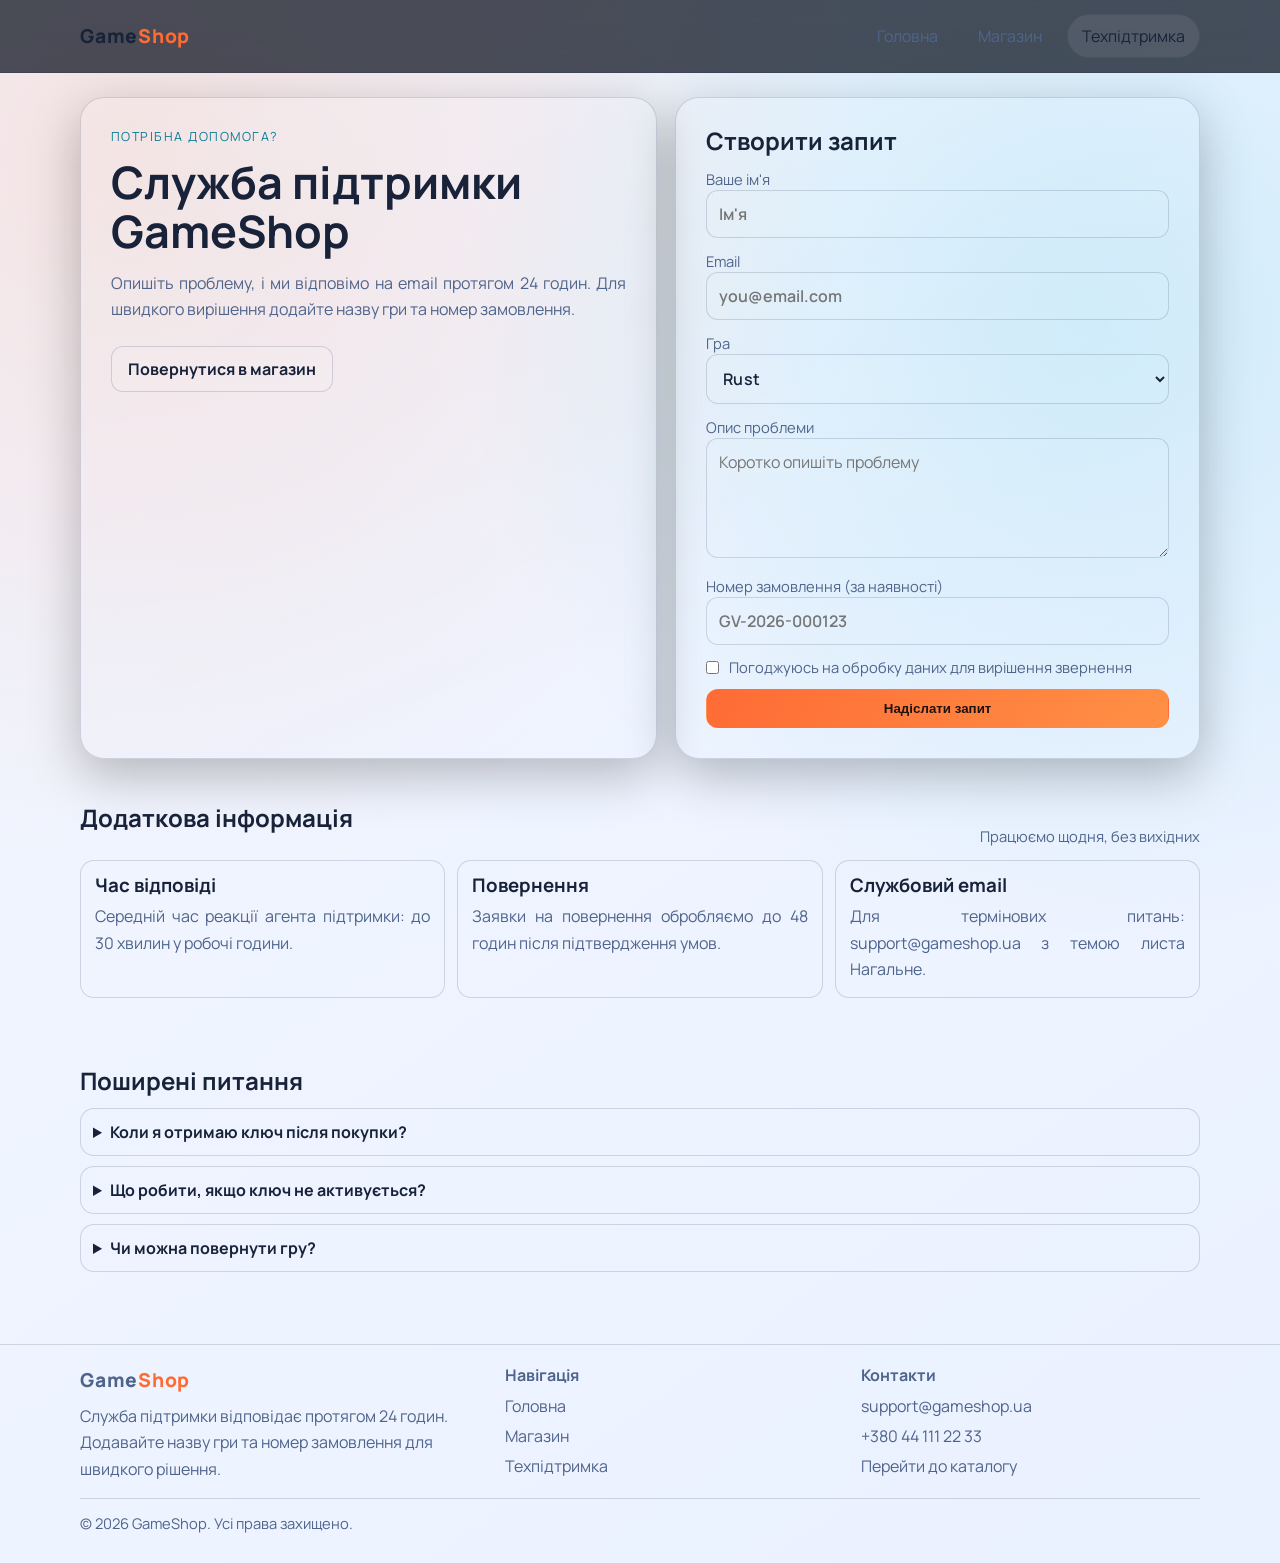
<file: support.html>
<!DOCTYPE html>
<html lang="uk">
  <head>
    <meta charset="UTF-8" />
    <meta name="viewport" content="width=device-width, initial-scale=1.0" />
    <title>GameShop - Техпідтримка</title>
    <link rel="preconnect" href="https://fonts.googleapis.com" />
    <link rel="preconnect" href="https://fonts.gstatic.com" crossorigin />
    <link
      href="https://fonts.googleapis.com/css2?family=Manrope:wght@400;600;700;800&display=swap"
      rel="stylesheet"
    />
    <link rel="stylesheet" href="styles.css" />
  </head>
  <body>
    <a class="skip-link" href="#main-content">Перейти до контенту</a>
    <header class="site-header">
      <div class="container nav">
        <a class="brand" href="index.html">Game<span>Shop</span></a>
        <nav class="nav-links">
          <a href="index.html">Головна</a>
          <a href="shop.html">Магазин</a>
          <a class="active" href="support.html">Техпідтримка</a>
        </nav>
      </div>
    </header>

    <main id="main-content" class="container section support-layout fade-in">
      <section class="panel">
        <div class="kicker">Потрібна допомога?</div>
        <h1>Служба підтримки GameShop</h1>
        <p>
          Опишіть проблему, і ми відповімо на email протягом 24 годин. Для
          швидкого вирішення додайте назву гри та номер замовлення.
        </p>
        <div class="button-row">
          <a class="btn secondary" href="shop.html">Повернутися в магазин</a>
        </div>
      </section>

      <section class="panel">
        <h2>Створити запит</h2>
        <form class="form" action="#" method="post">
          <div>
            <label for="name">Ваше ім'я</label>
            <input
              id="name"
              name="name"
              type="text"
              placeholder="Ім'я"
              required
            />
          </div>
          <div>
            <label for="email">Email</label>
            <input
              id="email"
              name="email"
              type="email"
              placeholder="you@email.com"
              required
            />
          </div>
          <div>
            <label for="game">Гра</label>
            <select id="game" name="game">
              <option>Rust</option>
              <option>Cyberpunk 2077</option>
              <option>ARK survival</option>
              <option>Subnatica 2</option>
              <option>Minecraft</option>
              <option>Gta 5</option>
              <option>Forza Horizon 5</option>
              <option>Red Dead Redemption 2</option>
              <option>Hollow Knight</option>
              <option>Інше</option>
            </select>
          </div>
          <div>
            <label for="message">Опис проблеми</label>
            <textarea
              id="message"
              name="message"
              placeholder="Коротко опишіть проблему"
              required
            ></textarea>
          </div>
          <div>
            <label for="order">Номер замовлення (за наявності)</label>
            <input
              id="order"
              name="order"
              type="text"
              placeholder="GV-2026-000123"
              pattern="[A-Za-z0-9\-]{6,}"
            />
          </div>
          <label class="check-row" for="consent">
            <input id="consent" name="consent" type="checkbox" required />
            Погоджуюсь на обробку даних для вирішення звернення
          </label>
          <button class="btn primary" type="submit">Надіслати запит</button>
        </form>
      </section>
    </main>

    <section class="container section fade-in" style="padding-top: 0">
      <div class="section-head">
        <h2>Додаткова інформація</h2>
        <span class="section-note">Працюємо щодня, без вихідних</span>
      </div>
      <div class="info-grid">
        <article class="info-card">
          <h3>Час відповіді</h3>
          <p>
            Середній час реакції агента підтримки: до 30 хвилин у робочі години.
          </p>
        </article>
        <article class="info-card">
          <h3>Повернення</h3>
          <p>
            Заявки на повернення обробляємо до 48 годин після підтвердження
            умов.
          </p>
        </article>
        <article class="info-card">
          <h3>Службовий email</h3>
          <p>
            Для термінових питань: support@gameshop.ua з темою листа Нагальне.
          </p>
        </article>
      </div>
    </section>

    <section class="container section fade-in">
      <h2>Поширені питання</h2>
      <div class="faq-list">
        <details class="faq-item">
          <summary>Коли я отримаю ключ після покупки?</summary>
          <p>
            У більшості випадків ключ надходить протягом кількох хвилин. Якщо є
            затримка, перевірте папку Спам або напишіть у підтримку.
          </p>
        </details>
        <details class="faq-item">
          <summary>Що робити, якщо ключ не активується?</summary>
          <p>
            Створіть запит у формі вище та додайте скріншот помилки. Ми
            перевіримо регіон, платформу й замінимо ключ за потреби.
          </p>
        </details>
        <details class="faq-item">
          <summary>Чи можна повернути гру?</summary>
          <p>
            Повернення можливе, якщо ключ не був активований. Для розгляду
            звернення вкажіть номер замовлення і причину повернення.
          </p>
        </details>
      </div>
    </section>

    <footer class="site-footer">
      <div class="container footer-grid">
        <div>
          <a class="brand" href="index.html">Game<span>Shop</span></a>
          <p style="margin-top: 10px">
            Служба підтримки відповідає протягом 24 годин. Додавайте назву гри
            та номер замовлення для швидкого рішення.
          </p>
        </div>
        <div>
          <h3>Навігація</h3>
          <div class="footer-links">
            <a href="index.html">Головна</a>
            <a href="shop.html">Магазин</a>
            <a href="support.html">Техпідтримка</a>
          </div>
        </div>
        <div>
          <h3>Контакти</h3>
          <div class="footer-links">
            <a href="mailto:support@gameshop.ua">support@gameshop.ua</a>
            <a href="tel:+380441112233">+380 44 111 22 33</a>
            <a href="shop.html">Перейти до каталогу</a>
          </div>
        </div>
      </div>
      <div class="container footer-bottom">
        © 2026 GameShop. Усі права захищено.
      </div>
    </footer>
  </body>
</html>
</file>
<file: styles.css>
:root {
  color-scheme: dark light;
  --bg-900: #0f172a;
  --bg-800: #111827;
  --bg-700: #1f2937;
  --card: #101b2f;
  --card-2: #16233d;
  --text: #ecf2ff;
  --muted: #9fb0d1;
  --accent: #ff6b35;
  --accent-2: #00b4d8;
  --ok: #7dd3fc;
  --border: rgba(255, 255, 255, 0.12);
}

html {
  scroll-behavior: smooth;
}

* {
  box-sizing: border-box;
}

body {
  margin: 0;
  font-family: "Manrope", "Segoe UI", sans-serif;
  color: var(--text);
  background: radial-gradient(
      circle at 10% 10%,
      rgba(255, 107, 53, 0.22),
      transparent 40%
    ),
    radial-gradient(circle at 85% 20%, rgba(0, 180, 216, 0.2), transparent 38%),
    linear-gradient(145deg, var(--bg-900), var(--bg-800));
  min-height: 100vh;
}

@media (prefers-color-scheme: light) {
  :root {
    --bg-900: #f3f7ff;
    --bg-800: #eaf1ff;
    --bg-700: #dce7ff;
    --card: #ffffff;
    --card-2: #f6f9ff;
    --text: #18233a;
    --muted: #4f648c;
    --accent: #ff6b35;
    --accent-2: #007da0;
    --ok: #0a7c95;
    --border: rgba(19, 41, 79, 0.16);
  }

  body {
    background: radial-gradient(
        circle at 10% 10%,
        rgba(255, 107, 53, 0.14),
        transparent 40%
      ),
      radial-gradient(
        circle at 85% 20%,
        rgba(0, 180, 216, 0.14),
        transparent 38%
      ),
      linear-gradient(145deg, var(--bg-900), var(--bg-800));
  }

  .site-header {
    background: rgba(243, 247, 255, 0.85);
  }

  .btn.secondary,
  .surface,
  .faq-item,
  .trust-strip,
  .stat-card,
  .info-card,
  .chip,
  .category-pill,
  .trust-item {
    background: rgba(19, 41, 79, 0.04);
  }

  option {
    color: #12213e;
    background: #f7fbff;
  }
}

a {
  color: inherit;
  text-decoration: none;
}

.skip-link {
  position: absolute;
  left: -9999px;
  top: 10px;
  z-index: 100;
  background: linear-gradient(120deg, var(--accent), #ff9045);
  color: #1f130e;
  font-weight: 800;
  border-radius: 10px;
  padding: 10px 14px;
}

.skip-link:focus {
  left: 10px;
}

.container {
  width: min(1120px, 92vw);
  margin: 0 auto;
}

.site-header {
  position: sticky;
  top: 0;
  z-index: 20;
  backdrop-filter: blur(12px);
  background: rgba(8, 14, 29, 0.72);
  border-bottom: 1px solid var(--border);
}

.nav {
  display: flex;
  align-items: center;
  justify-content: space-between;
  gap: 16px;
  padding: 14px 0;
}

.brand {
  font-weight: 800;
  letter-spacing: 0.04em;
  font-size: 1.2rem;
}

.brand span {
  color: var(--accent);
}

.nav-links {
  display: flex;
  flex-wrap: wrap;
  gap: 10px;
}

.nav-links a {
  padding: 10px 14px;
  border-radius: 999px;
  border: 1px solid transparent;
  color: var(--muted);
  transition: 0.25s ease;
}

.nav-links a:hover,
.nav-links a.active {
  color: var(--text);
  border-color: var(--border);
  background: rgba(255, 255, 255, 0.08);
}

.hero {
  padding: 72px 0 42px;
  display: grid;
  grid-template-columns: 1.3fr 1fr;
  gap: 28px;
  align-items: center;
}

.hero-card,
.panel {
  background: linear-gradient(
    160deg,
    rgba(255, 255, 255, 0.05),
    rgba(255, 255, 255, 0.015)
  );
  border: 1px solid var(--border);
  border-radius: 24px;
  padding: 30px;
  box-shadow: 0 16px 50px rgba(0, 0, 0, 0.25);
}

.hero-card {
  position: relative;
  overflow: hidden;
}

.hero-card::before {
  content: "";
  position: absolute;
  inset: auto -120px -120px auto;
  width: 260px;
  height: 260px;
  background: radial-gradient(
    circle,
    rgba(255, 107, 53, 0.22),
    transparent 70%
  );
  pointer-events: none;
}

.hero-card::after {
  content: "";
  display: table;
  clear: both;
}

.kicker {
  color: var(--ok);
  text-transform: uppercase;
  letter-spacing: 0.12em;
  font-size: 0.78rem;
  margin-bottom: 12px;
}

h1,
h2,
h3 {
  margin: 0 0 14px;
  line-height: 1.1;
}

h1 {
  font-size: clamp(1.9rem, 3.5vw, 3.1rem);
}

p {
  margin: 0;
  color: var(--muted);
  line-height: 1.65;
  text-align: justify;
  text-justify: inter-word;
}

.button-row {
  margin-top: 24px;
  display: flex;
  flex-wrap: wrap;
  gap: 10px;
  align-items: center;
}

.hero-stats {
  display: grid;
  grid-template-columns: repeat(3, minmax(0, 1fr));
  gap: 10px;
  margin-top: 22px;
}

.hero-stat {
  border: 1px solid var(--border);
  border-radius: 16px;
  padding: 12px;
  background: rgba(255, 255, 255, 0.03);
}

.hero-stat strong {
  display: block;
  font-size: 1.15rem;
  color: #fff;
  margin-bottom: 4px;
}

.hero-stat span {
  color: var(--muted);
  font-size: 0.9rem;
}

.btn {
  display: inline-flex;
  align-items: center;
  justify-content: center;
  border-radius: 12px;
  padding: 11px 16px;
  font-weight: 700;
  border: 1px solid transparent;
  transition: 0.25s ease;
}

.btn.primary {
  background: linear-gradient(120deg, var(--accent), #ff9045);
  color: #1f130e;
}

.btn.secondary {
  border-color: var(--border);
  background: rgba(255, 255, 255, 0.06);
}

.btn:hover {
  transform: translateY(-1px);
}

.btn:focus-visible,
.nav-links a:focus-visible,
input:focus-visible,
select:focus-visible,
textarea:focus-visible,
details summary:focus-visible {
  outline: 2px solid var(--accent-2);
  outline-offset: 2px;
}

.grid {
  display: grid;
  grid-template-columns: repeat(3, minmax(0, 1fr));
  gap: 16px;
}

.game-card {
  background: linear-gradient(145deg, var(--card), var(--card-2));
  border: 1px solid var(--border);
  border-radius: 18px;
  overflow: hidden;
  display: flex;
  flex-direction: column;
  min-height: 280px;
  transition: transform 0.25s ease, border-color 0.25s ease;
}

.game-card:hover {
  transform: translateY(-4px);
  border-color: rgba(125, 211, 252, 0.45);
}

.game-cover {
  height: 200px;
  background-size: cover;
  background-position: center;
}

.game-content {
  padding: 16px;
  display: flex;
  flex-direction: column;
  gap: 12px;
  flex: 1;
}

.game-content h3 {
  min-height: 2.2em;
}

.game-content p {
  text-align: left;
  text-justify: auto;
}

.game-content .meta {
  margin-top: auto;
}

.meta {
  display: flex;
  align-items: center;
  justify-content: space-between;
  gap: 10px;
  font-size: 0.9rem;
  color: var(--muted);
}

.price {
  color: #fff7ed;
  font-weight: 800;
  font-size: 1.05rem;
  background: linear-gradient(120deg, var(--accent), #ff9045);
  border: 1px solid rgba(255, 255, 255, 0.18);
  border-radius: 999px;
  padding: 4px 10px;
  box-shadow: 0 8px 20px rgba(255, 107, 53, 0.28);
  letter-spacing: 0.02em;
}

.section {
  padding: 24px 0 46px;
}

.section-head {
  display: flex;
  align-items: flex-end;
  justify-content: space-between;
  gap: 12px;
  margin-bottom: 14px;
}

.section-note {
  font-size: 0.92rem;
  color: var(--muted);
}

.surface {
  background: linear-gradient(
    150deg,
    rgba(255, 255, 255, 0.045),
    rgba(255, 255, 255, 0.015)
  );
  border: 1px solid var(--border);
  border-radius: 20px;
  padding: 18px;
}

.features-grid {
  display: grid;
  grid-template-columns: repeat(3, minmax(0, 1fr));
  gap: 14px;
  margin-top: 14px;
}

.feature-title {
  font-size: 1.02rem;
  margin-bottom: 8px;
}

.category-row {
  display: flex;
  flex-wrap: wrap;
  gap: 10px;
  margin-top: 14px;
}

.category-pill {
  border: 1px solid var(--border);
  border-radius: 999px;
  padding: 8px 12px;
  color: var(--ok);
  background: rgba(255, 255, 255, 0.04);
  font-weight: 600;
  font-size: 0.9rem;
}

.stats-grid {
  display: grid;
  grid-template-columns: repeat(4, minmax(0, 1fr));
  gap: 12px;
  margin-top: 14px;
}

.stat-card {
  border: 1px solid var(--border);
  border-radius: 14px;
  background: rgba(255, 255, 255, 0.03);
  padding: 12px;
}

.stat-value {
  font-size: 1.3rem;
  font-weight: 800;
  color: #fff;
  margin-bottom: 4px;
}

.trust-strip {
  margin-top: 12px;
  border: 1px solid var(--border);
  border-radius: 14px;
  padding: 12px;
  background: rgba(255, 255, 255, 0.03);
  display: flex;
  flex-wrap: wrap;
  gap: 10px;
}

.trust-item {
  border: 1px solid var(--border);
  border-radius: 999px;
  padding: 6px 10px;
  color: var(--ok);
  font-size: 0.88rem;
  background: rgba(255, 255, 255, 0.02);
}

.info-grid {
  display: grid;
  grid-template-columns: repeat(3, minmax(0, 1fr));
  gap: 12px;
  margin-top: 14px;
}

.info-card {
  border: 1px solid var(--border);
  border-radius: 14px;
  padding: 14px;
  background: rgba(255, 255, 255, 0.03);
}

.info-card h3 {
  margin-bottom: 8px;
}

.check-row {
  display: flex;
  align-items: center;
  gap: 10px;
  color: var(--muted);
  font-size: 0.92rem;
}

.check-row input {
  width: auto;
  margin: 0;
}

.faq-list {
  display: grid;
  gap: 10px;
  margin-top: 12px;
}

.faq-item {
  border: 1px solid var(--border);
  border-radius: 14px;
  background: rgba(255, 255, 255, 0.02);
  padding: 12px;
}

.faq-item summary {
  cursor: pointer;
  font-weight: 700;
  color: var(--text);
}

.faq-item p {
  margin-top: 10px;
  text-align: left;
}

.support-layout {
  display: grid;
  grid-template-columns: 1.1fr 1fr;
  gap: 18px;
}

.form {
  display: grid;
  gap: 12px;
}

label {
  font-size: 0.92rem;
  color: var(--muted);
}

input,
textarea,
select {
  width: 100%;
  border-radius: 12px;
  border: 1px solid var(--border);
  background: rgba(255, 255, 255, 0.03);
  color: var(--text);
  padding: 12px;
  font: inherit;
  font-size: 1rem;
}

input,
select {
  font-weight: 600;
}

select {
  letter-spacing: 0.01em;
}

option {
  color: #0b1220;
  background: #e8edf8;
}

textarea {
  min-height: 120px;
  resize: vertical;
}

.site-footer {
  margin-top: 26px;
  border-top: 1px solid var(--border);
  padding: 22px 0 30px;
  color: var(--muted);
}

.footer-grid {
  display: grid;
  grid-template-columns: 1.2fr 1fr 1fr;
  gap: 18px;
  padding-bottom: 16px;
}

.footer-grid h3 {
  font-size: 1rem;
  margin-bottom: 10px;
}

.footer-links {
  display: grid;
  gap: 8px;
}

.footer-links a {
  color: var(--muted);
}

.footer-links a:hover {
  color: var(--text);
}

.site-footer p {
  text-align: left;
  text-justify: auto;
}

.footer-bottom {
  border-top: 1px solid var(--border);
  padding-top: 14px;
  font-size: 0.92rem;
}

.fade-in {
  animation: rise 0.55s ease both;
}

@keyframes rise {
  from {
    opacity: 0;
    transform: translateY(12px);
  }
  to {
    opacity: 1;
    transform: translateY(0);
  }
}

@media (prefers-reduced-motion: reduce) {
  .fade-in,
  .game-card,
  .btn {
    animation: none;
    transition: none;
  }
}

.badge {
  display: inline-block;
  padding: 6px 10px;
  border-radius: 999px;
  background: rgba(125, 211, 252, 0.16);
  color: var(--ok);
  font-size: 0.82rem;
  margin-bottom: 12px;
}

.detail-stack {
  display: grid;
  gap: 16px;
}

.details-grid {
  display: grid;
  grid-template-columns: repeat(2, minmax(0, 1fr));
  gap: 16px;
}

.spec-list {
  margin: 0;
  padding-left: 18px;
  color: var(--muted);
  line-height: 1.6;
  text-align: justify;
  text-justify: inter-word;
}

.spec-list li + li {
  margin-top: 6px;
}

.chip-row {
  display: flex;
  flex-wrap: wrap;
  gap: 8px;
}

.chip {
  font-size: 0.82rem;
  color: var(--ok);
  border: 1px solid var(--border);
  background: rgba(255, 255, 255, 0.05);
  border-radius: 999px;
  padding: 5px 10px;
}

.game-poster {
  width: min(100%, 340px);
  max-width: 340px;
  border-radius: 16px;
  border: 1px solid var(--border);
  display: block;
  float: left;
  margin: 6px 20px 14px 0;
  box-shadow: 0 14px 28px rgba(0, 0, 0, 0.28);
}

@media (max-width: 900px) {
  .hero {
    grid-template-columns: 1fr;
    padding-top: 48px;
  }

  .grid {
    grid-template-columns: repeat(2, minmax(0, 1fr));
  }

  .support-layout {
    grid-template-columns: 1fr;
  }

  .details-grid {
    grid-template-columns: 1fr;
  }

  .features-grid {
    grid-template-columns: 1fr;
  }

  .hero-stats {
    grid-template-columns: repeat(3, minmax(0, 1fr));
  }

  .stats-grid,
  .info-grid {
    grid-template-columns: repeat(2, minmax(0, 1fr));
  }

  .footer-grid {
    grid-template-columns: 1fr 1fr;
  }

  .game-poster {
    float: none;
    margin: 6px 0 14px;
  }
}

@media (max-width: 620px) {
  .grid {
    grid-template-columns: 1fr;
  }

  .hero-card,
  .panel {
    padding: 22px;
  }

  .nav {
    flex-direction: column;
    align-items: flex-start;
  }

  .footer-grid {
    grid-template-columns: 1fr;
  }

  .section-head {
    flex-direction: column;
    align-items: flex-start;
  }

  .stats-grid,
  .info-grid {
    grid-template-columns: 1fr;
  }

  .hero-stats {
    grid-template-columns: 1fr;
  }
}
</file>
